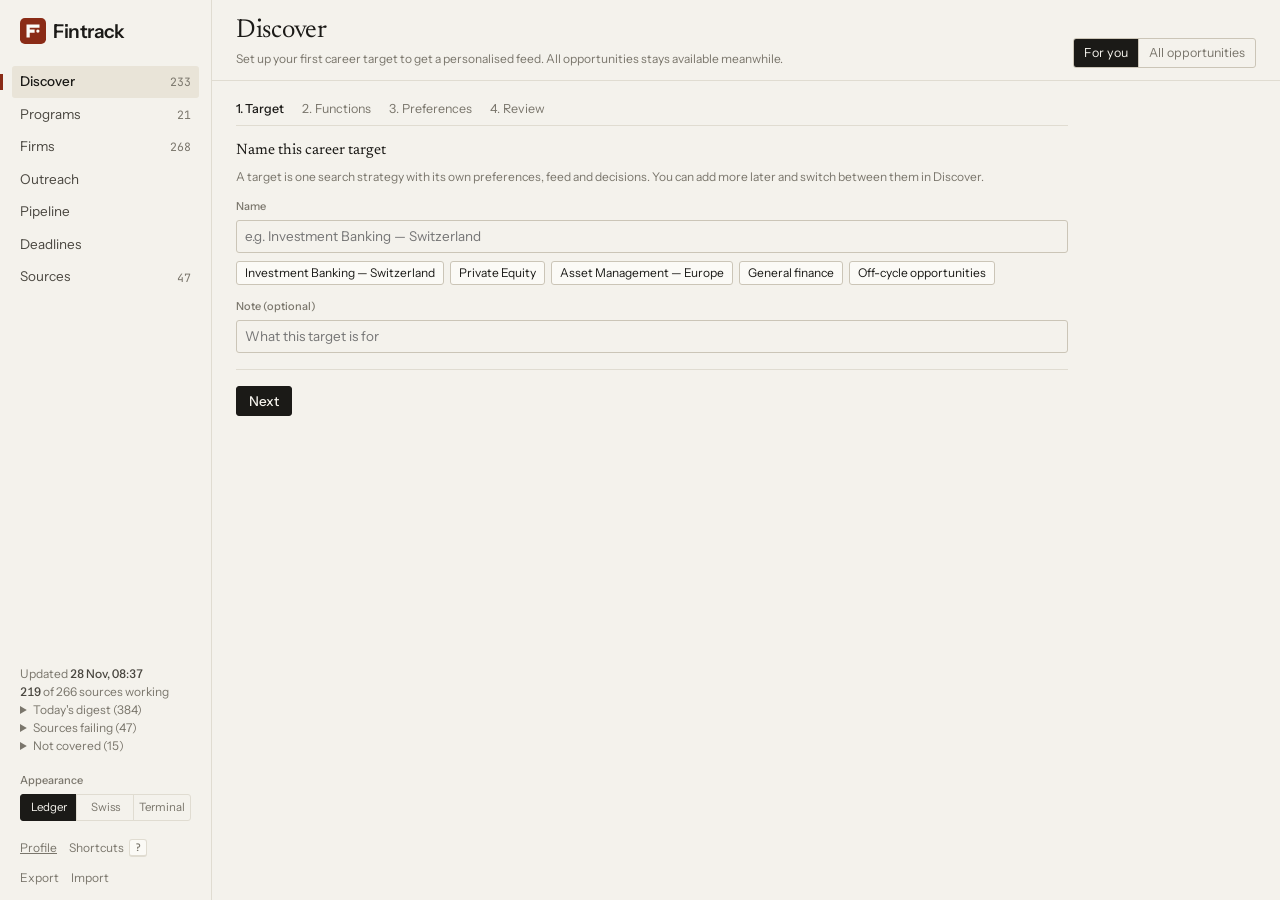
<file: site/index.html>
<!doctype html>
<html lang="en" data-theme="ledger">
<head>
<meta charset="utf-8">
<meta name="viewport" content="width=device-width, initial-scale=1">
<meta name="robots" content="noindex">
<title>Fintrack — finance internships</title>
<link rel="preconnect" href="https://fonts.googleapis.com">
<link rel="preconnect" href="https://fonts.gstatic.com" crossorigin>
<link id="theme-fonts" rel="stylesheet" href="https://fonts.googleapis.com/css2?family=Instrument+Sans:wght@400;500;600&family=Newsreader:opsz,wght@6..72,400;6..72,500&family=JetBrains+Mono:wght@400;500&display=swap">
<link rel="stylesheet" href="https://fonts.googleapis.com/css2?family=Instrument+Sans:wght@600&text=Fintrack&display=swap">
<link rel="stylesheet" href="style.css">
<link rel="icon" href="favicon.ico" sizes="32x32">
<link rel="icon" href="favicon.svg" type="image/svg+xml">
<link rel="apple-touch-icon" href="apple-touch-icon.png">
<meta name="description" content="Finance internships in Switzerland and the EU, read from firms' own career pages every day.">
<meta property="og:type" content="website">
<meta property="og:site_name" content="Fintrack">
<meta property="og:title" content="Fintrack — finance internships, Switzerland &amp; EU">
<meta property="og:description" content="Finance internships in Switzerland and the EU, read from firms' own career pages every day.">
<meta property="og:image" content="https://crisamaa.github.io/fintrack/og-image.png">
<meta property="og:image:width" content="1200">
<meta property="og:image:height" content="630">
<meta property="og:image:alt" content="The Fintrack logo">
<meta name="twitter:card" content="summary_large_image">
<script>
  // Apply the saved theme before first paint.
  try { const t = JSON.parse(localStorage.getItem("fintrack.prefs.v1"))?.theme; if (t) document.documentElement.dataset.theme = t; } catch {}
</script>
</head>
<body>
<a class="skip" href="#view">Skip to content</a>
<div class="app">
  <nav class="rail" aria-label="Main">
    <div class="brand">
      <svg class="brand-mark" viewBox="0 0 64 64" width="26" height="26" aria-hidden="true" focusable="false">
        <rect class="brand-mark-tile" width="64" height="64" rx="12"/>
        <path class="brand-mark-glyph" d="M16 16H48V24H24V28H36V36H24V48H16Z"/>
        <circle class="brand-mark-glyph" cx="44" cy="32" r="4"/>
      </svg>
      <span class="brand-name">Fintrack</span>
    </div>
    <ul class="nav">
      <li><a href="#discover" data-view="discover"><span>Discover</span><kbd>1</kbd><span class="nav-count" id="count-discover"></span></a></li>
      <li><a href="#programs" data-view="programs"><span>Programs</span><kbd>2</kbd><span class="nav-count" id="count-programs"></span></a></li>
      <li><a href="#firms" data-view="firms"><span>Firms</span><kbd>3</kbd><span class="nav-count" id="count-firms"></span></a></li>
      <li><a href="#outreach" data-view="outreach"><span>Outreach</span><kbd>4</kbd><span class="nav-count" id="count-outreach"></span></a></li>
      <li><a href="#pipeline" data-view="pipeline"><span>Pipeline</span><kbd>5</kbd><span class="nav-count" id="count-pipeline"></span></a></li>
      <li><a href="#deadlines" data-view="deadlines"><span>Deadlines</span><kbd>6</kbd><span class="nav-count" id="count-deadlines"></span></a></li>
      <li><a href="#sources" data-view="sources"><span>Sources</span><kbd>7</kbd><span class="nav-count" id="count-sources"></span></a></li>
    </ul>
    <div class="rail-foot">
      <section class="coverage" id="coverage" aria-label="Data coverage"></section>
      <fieldset class="themes">
        <legend>Appearance</legend>
        <label><input type="radio" name="theme" value="ledger"><span>Ledger</span></label>
        <label><input type="radio" name="theme" value="swiss"><span>Swiss</span></label>
        <label><input type="radio" name="theme" value="terminal"><span>Terminal</span></label>
      </fieldset>
      <div class="rail-actions">
        <a class="link" href="#profile" data-view="profile" id="open-profile">Profile</a>
        <button type="button" class="link" id="open-shortcuts">Shortcuts <kbd>?</kbd></button>
        <button type="button" class="link" id="export">Export</button>
        <label class="link file-link">Import<input type="file" id="import" accept="application/json" hidden></label>
      </div>
    </div>
  </nav>

  <main class="main" id="main">
    <header class="bar">
      <div class="bar-title">
        <h1 id="view-title">Discover</h1>
        <p class="bar-meta" id="view-meta" aria-live="polite"></p>
      </div>
      <div class="toolbar" id="toolbar">
        <label class="search">
          <span class="visually-hidden">Search roles</span>
          <svg aria-hidden="true" viewBox="0 0 16 16" width="14" height="14"><circle cx="7" cy="7" r="4.5" fill="none" stroke="currentColor" stroke-width="1.4"/><path d="M10.5 10.5 14 14" stroke="currentColor" stroke-width="1.4"/></svg>
          <input id="search" type="search" placeholder="Search" autocomplete="off" spellcheck="false">
          <kbd>/</kbd>
        </label>
        <div class="filters" id="filters"></div>
      </div>
    </header>
    <section id="view" class="view" tabindex="-1" aria-live="polite" aria-busy="true">
      <div class="state"><p class="state-title">Loading postings…</p></div>
    </section>
  </main>

  <aside class="detail" id="detail" aria-label="Role details" hidden></aside>
</div>

<dialog id="shortcuts" class="dialog" aria-labelledby="shortcuts-title">
  <h2 id="shortcuts-title">Keyboard</h2>
  <dl class="keys">
    <dt><kbd>1</kbd>–<kbd>7</kbd></dt><dd>Discover, Programs, Firms, Outreach, Pipeline, Deadlines, Sources</dd>
    <dt><kbd>/</kbd></dt><dd>Search</dd>
    <dt><kbd>j</kbd> <kbd>k</kbd></dt><dd>Next / previous role</dd>
    <dt><kbd>Enter</kbd></dt><dd>Open details</dd>
    <dt><kbd>s</kbd></dt><dd>Save (For you) · shortlist or remove (tables)</dd>
    <dt><kbd>x</kbd></dt><dd>Dismiss from this target (For you) · not interested (tables)</dd>
    <dt><kbd>a</kbd></dt><dd>Mark as applied</dd>
    <dt><kbd>l</kbd></dt><dd>Review later (For you)</dd>
    <dt><kbd>u</kbd></dt><dd>Undo the last dismissal or change</dd>
    <dt><kbd>[</kbd> <kbd>]</kbd></dt><dd>Move stage back / forward</dd>
    <dt><kbd>o</kbd></dt><dd>Open the original ad</dd>
    <dt><kbd>Esc</kbd></dt><dd>Close details or clear search</dd>
  </dl>
  <form method="dialog"><button class="btn">Close</button></form>
</dialog>

<div class="toast" id="toast" role="status" aria-live="polite"></div>
<div class="undo-bar" id="undo" role="status" aria-live="polite" hidden></div>
<script type="module" src="app.js"></script>
</body>
</html>
</file>
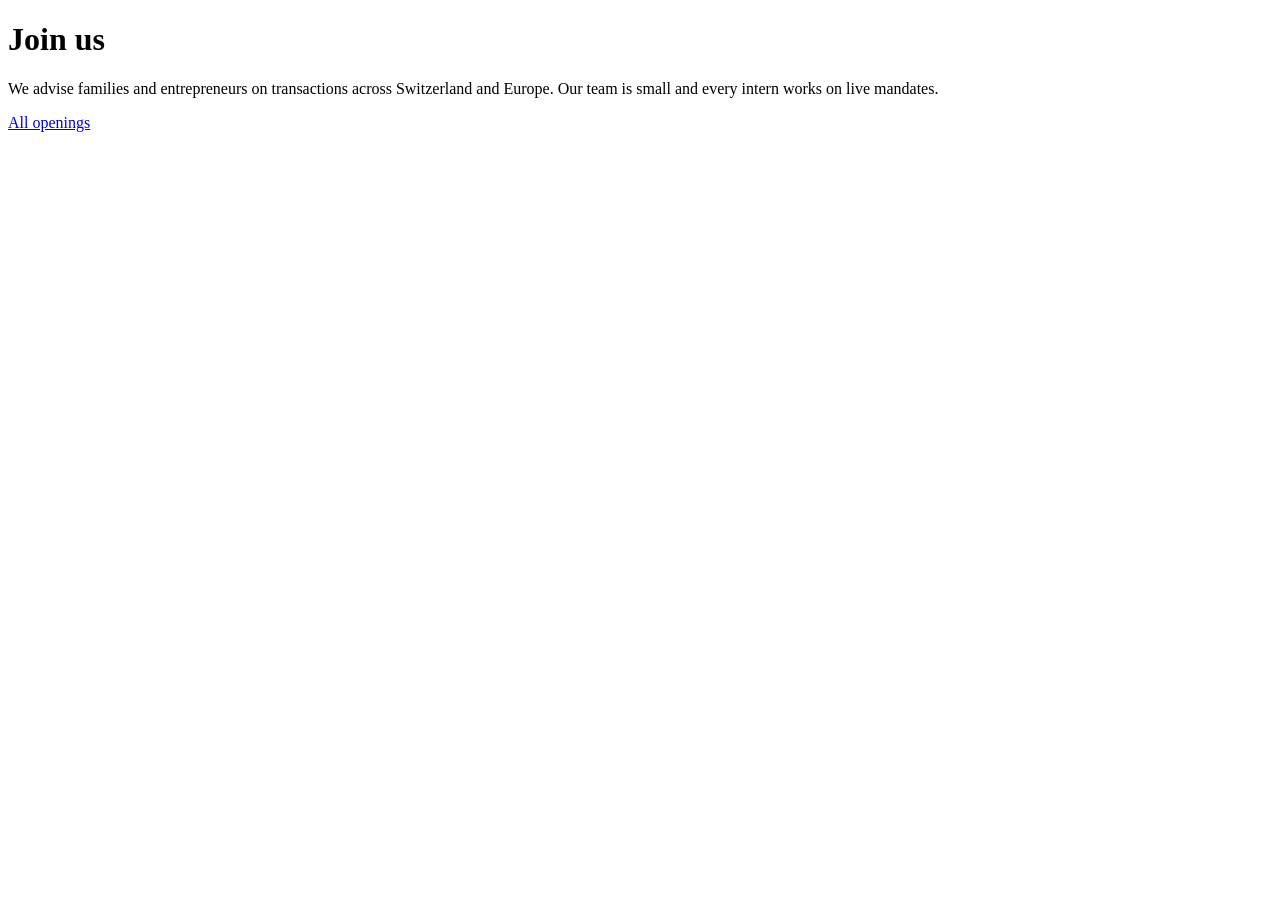
<file: tests/fixtures/careers_jsonld.html>
<!doctype html><html><head><title>Careers | Example Partners</title>
<script type="application/ld+json">
{"@context": "https://schema.org", "@graph": [
 {"@type": "Organization", "name": "Example Partners"},
 {"@type": "JobPosting", "title": "Off-Cycle Intern, M&A Advisory (Geneva)", "url": "/careers/offcycle-ma-geneva",
  "identifier": {"@type": "PropertyValue", "value": "EP-2026-114"}, "datePosted": "2026-10-15", "validThrough": "2026-12-31",
  "employmentType": "INTERN", "hiringOrganization": {"@type": "Organization", "name": "Example Partners SA", "sameAs": "https://www.examplepartners.ch"},
  "jobLocation": {"@type": "Place", "address": {"@type": "PostalAddress", "addressLocality": "Geneva", "addressCountry": "CH"}},
  "description": "<p>Six-month off-cycle internship. You must have the right to work in Switzerland. French and English required.</p>"},
 {"@type": "JobPosting", "title": "Office Assistant", "url": "/careers/assistant", "datePosted": "2026-10-01",
  "hiringOrganization": {"@type": "Organization", "name": "Example Partners SA"}}
]}
</script></head>
<body><h1>Join us</h1><p>We advise families and entrepreneurs on transactions across Switzerland and Europe. Our team is small and every intern works on live mandates.</p>
<a href="https://jobs.lever.co/examplepartners">All openings</a></body></html>
</file>
<file: site/style.css>
/* ---------------------------------------------------------------------------
   Fintrack design tokens. Three art directions share one layout:
   ledger (warm paper, serif display), swiss (white, grotesk, signal red),
   terminal (graphite, mono-forward, amber).
--------------------------------------------------------------------------- */
:root,
[data-theme="ledger"] {
  --bg: #f4f2ec;
  --surface: #fbfaf6;
  --sunken: #ecE9e1;
  --ink: #1b1a17;
  --ink-2: #4a4740;
  --muted: #7a766c;
  --line: #e0dcd1;
  --line-strong: #cbc5b7;
  --accent: #8a2b16;          /* urgency, focus */
  --accent-ink: #fbfaf6;
  --accent-soft: #f1e2da;
  --soon: #8a5a12;
  --good: #2d6447;
  --good-soft: #dfeae2;
  --select: #e9e4d8;
  --font-ui: "Instrument Sans", system-ui, sans-serif;
  --font-display: "Newsreader", Georgia, serif;
  --font-mono: "JetBrains Mono", ui-monospace, monospace;
  --display-weight: 400;
  --display-tracking: -0.01em;
  --label-case: none;
  --label-tracking: 0;
  --radius: 3px;
  --row: 36px;
  --fs: 13.5px;
  color-scheme: light;
}
@media (prefers-color-scheme: dark) {
  [data-theme="ledger"] {
    --bg: #151412; --surface: #1c1b18; --sunken: #121110; --ink: #ece8df; --ink-2: #c4bfb3; --muted: #8d887d;
    --line: #2b2925; --line-strong: #3b3832; --accent: #e5866a; --accent-ink: #151412; --accent-soft: #3a231c;
    --soon: #d9a55a; --good: #7fbf98; --good-soft: #1f2e25; --select: #26241f;
    color-scheme: dark;
  }
}
[data-theme="swiss"] {
  --bg: #ffffff;
  --surface: #ffffff;
  --sunken: #f5f5f5;
  --ink: #0a0a0a;
  --ink-2: #333333;
  --muted: #737373;
  --line: #e8e8e8;
  --line-strong: #0a0a0a;
  --accent: #e10600;
  --accent-ink: #ffffff;
  --accent-soft: #fde8e7;
  --soon: #0a0a0a;
  --good: #0a0a0a;
  --good-soft: #f0f0f0;
  --select: #f3f3f3;
  --font-ui: "Geist", "Helvetica Neue", Arial, sans-serif;
  --font-display: "Geist", "Helvetica Neue", Arial, sans-serif;
  --font-mono: "Geist Mono", ui-monospace, monospace;
  --display-weight: 600;
  --display-tracking: -0.035em;
  --label-case: uppercase;
  --label-tracking: 0.06em;
  --radius: 0px;
  --row: 38px;
  --fs: 13.5px;
  color-scheme: light;
}
[data-theme="terminal"] {
  --bg: #0d0e10;
  --surface: #131518;
  --sunken: #0a0b0c;
  --ink: #d9dce1;
  --ink-2: #aeb3bb;
  --muted: #6f7680;
  --line: #20242a;
  --line-strong: #323840;
  --accent: #f2a93b;
  --accent-ink: #0d0e10;
  --accent-soft: #2a2114;
  --soon: #c9cdd3;
  --good: #7ccf9a;
  --good-soft: #15241b;
  --select: #1a1d22;
  --font-ui: "IBM Plex Sans", system-ui, sans-serif;
  --font-display: "IBM Plex Mono", ui-monospace, monospace;
  --font-mono: "IBM Plex Mono", ui-monospace, monospace;
  --display-weight: 500;
  --display-tracking: -0.02em;
  --label-case: uppercase;
  --label-tracking: 0.08em;
  --radius: 2px;
  --row: 32px;
  --fs: 13px;
  color-scheme: dark;
}

/* --- base ---------------------------------------------------------------- */
*, *::before, *::after { box-sizing: border-box; }
html, body { margin: 0; height: 100%; }
body {
  background: var(--bg);
  color: var(--ink);
  font: 400 var(--fs)/1.45 var(--font-ui);
  font-feature-settings: "ss01", "cv11";
  -webkit-font-smoothing: antialiased;
  overflow-x: hidden;
}
a { color: inherit; }
button, input, select, textarea { font: inherit; color: inherit; }
kbd {
  font: 500 10.5px/1 var(--font-mono);
  color: var(--muted);
  border: 1px solid var(--line);
  border-bottom-width: 2px;
  border-radius: var(--radius);
  padding: 2px 4px;
  min-width: 18px;
  display: inline-block;
  text-align: center;
  background: var(--surface);
}
.num, .mono { font-family: var(--font-mono); font-variant-numeric: tabular-nums; letter-spacing: -0.01em; }
.visually-hidden { position: absolute; width: 1px; height: 1px; overflow: hidden; clip: rect(0 0 0 0); white-space: nowrap; }
.skip { position: absolute; left: -999px; top: 8px; z-index: 50; background: var(--ink); color: var(--bg); padding: 6px 10px; }
.skip:focus { left: 8px; }
:focus-visible { outline: 2px solid var(--accent); outline-offset: 1px; }
.label {
  font-size: 11px;
  font-weight: 500;
  color: var(--muted);
  text-transform: var(--label-case);
  letter-spacing: var(--label-tracking);
}

/* --- layout -------------------------------------------------------------- */
.app {
  display: grid;
  grid-template-columns: 212px minmax(0, 1fr);
  height: 100vh;
  height: 100dvh;
}
.app {
  --detail-col: min(var(--detail-w, 400px), 60vw);
  position: relative;
}
.app.has-detail { grid-template-columns: 212px minmax(0, 1fr) var(--detail-col); }
/* Drag handle on the detail pane's left edge. */
.detail-resize { display: none; }
.app.has-detail .detail-resize {
  display: block;
  position: absolute;
  top: 0; bottom: 0;
  right: calc(var(--detail-col) - 3px);
  width: 6px;
  cursor: col-resize;
  z-index: 31;
}
.detail-resize:hover, .detail-resize:focus-visible, .is-resizing .detail-resize { background: var(--line-strong); outline: none; }
.is-resizing, .is-resizing * { cursor: col-resize !important; user-select: none; }

/* rail */
.rail {
  display: flex;
  flex-direction: column;
  border-right: 1px solid var(--line);
  padding: 18px 12px 14px;
  min-height: 0;
  overflow-y: auto;
}
.brand {
  font: var(--display-weight) 19px/1 var(--font-display);
  letter-spacing: var(--display-tracking);
  padding: 0 8px 22px;
  display: flex;
  align-items: center;
  gap: 7px;
}
/* Logo: Ledger F mark + wordmark. The mark takes the theme accent; the wordmark is
   always Instrument Sans Semibold (loaded as a subset in index.html), whatever the theme. */
.brand-mark { flex: none; display: block; width: 26px; height: 26px; }
.brand-mark-tile { fill: var(--accent); }
.brand-mark-glyph { fill: var(--accent-ink); }
.brand-name {
  font: 600 19px/1 "Instrument Sans", var(--font-ui);
  letter-spacing: -0.025em;
  color: var(--ink);
}
.nav { list-style: none; margin: 0; padding: 0; display: grid; gap: 1px; }
.nav a {
  display: grid;
  grid-template-columns: 1fr auto auto;
  align-items: center;
  gap: 8px;
  padding: 6px 8px;
  text-decoration: none;
  color: var(--ink-2);
  border-radius: var(--radius);
}
.nav a kbd { visibility: hidden; }
.nav a:hover { background: var(--select); }
.nav a:hover kbd { visibility: visible; }
.nav a[aria-current="page"] { background: var(--select); color: var(--ink); font-weight: 500; }
.nav a[aria-current="page"]::before {
  content: "";
  position: absolute;
  margin-left: -20px;
  width: 3px; height: 16px;
  background: var(--accent);
}
.nav-count { font: 400 11.5px var(--font-mono); color: var(--muted); font-variant-numeric: tabular-nums; }
.rail-foot { margin-top: auto; display: grid; gap: 18px; padding: 0 8px; }
.coverage { font-size: 12px; color: var(--muted); line-height: 1.5; }
.coverage strong { color: var(--ink-2); font-weight: 500; }
.coverage details summary { cursor: pointer; }
.coverage details summary:hover { color: var(--ink); }
.coverage ul { margin: 6px 0 0; padding: 0 0 0 12px; max-height: 140px; overflow: auto; }
.coverage .warn { color: var(--soon); }
.themes { border: 0; padding: 0; margin: 0; display: flex; gap: 0; flex-wrap: wrap; }
.themes legend { padding: 0; margin-bottom: 6px; }
.themes legend { font-size: 11px; font-weight: 500; color: var(--muted); text-transform: var(--label-case); letter-spacing: var(--label-tracking); }
.themes label { flex: 1; }
.themes input { position: absolute; opacity: 0; }
.themes span {
  display: block;
  text-align: center;
  padding: 4px 0;
  font-size: 11.5px;
  border: 1px solid var(--line);
  margin-left: -1px;
  cursor: pointer;
  color: var(--muted);
}
.themes label:first-of-type span { border-radius: var(--radius) 0 0 var(--radius); margin-left: 0; }
.themes label:last-of-type span { border-radius: 0 var(--radius) var(--radius) 0; }
.themes input:checked + span { background: var(--ink); color: var(--bg); border-color: var(--ink); }
.themes input:focus-visible + span { outline: 2px solid var(--accent); }
.rail-actions { display: flex; gap: 12px; flex-wrap: wrap; }
.link { background: none; border: 0; padding: 0; color: var(--muted); font-size: 12px; cursor: pointer; display: inline-flex; gap: 5px; align-items: center; }
.link:hover { color: var(--ink); }
.file-link:focus-within { outline: 2px solid var(--accent); }

/* main */
.main { display: flex; flex-direction: column; min-width: 0; min-height: 0; }
.bar {
  display: grid;
  grid-template-columns: auto 1fr;
  align-items: end;
  gap: 12px 28px;
  padding: 18px 24px 12px;
  border-bottom: 1px solid var(--line);
}
.bar h1 {
  margin: 0;
  font: var(--display-weight) 26px/1.05 var(--font-display);
  letter-spacing: var(--display-tracking);
}
[data-theme="terminal"] .bar h1 { font-size: 19px; }
.bar-meta { margin: 5px 0 0; color: var(--muted); font-size: 12px; white-space: nowrap; }
.bar-meta .num { color: var(--ink-2); }
.toolbar { display: flex; flex-wrap: wrap; gap: 8px; justify-content: flex-end; align-items: center; }
.toolbar[hidden] { display: none; }
.search {
  display: flex;
  align-items: center;
  gap: 7px;
  height: 30px;
  padding: 0 6px 0 9px;
  border: 1px solid var(--line-strong);
  border-radius: var(--radius);
  background: var(--surface);
  color: var(--muted);
  width: 260px;
}
[data-theme="swiss"] .search { border-color: var(--line); border-bottom-color: var(--ink); }
.search:focus-within { border-color: var(--ink); }
.search[hidden] { display: none; }
.search input { border: 0; outline: 0; background: none; flex: 1; min-width: 0; color: var(--ink); }
.search input::-webkit-search-cancel-button { display: none; }
.filters { display: flex; gap: 6px; flex-wrap: wrap; align-items: center; }

/* menu buttons (filters) */
.menu { position: relative; }
.menu > summary {
  list-style: none;
  display: inline-flex;
  align-items: center;
  gap: 6px;
  height: 30px;
  padding: 0 10px;
  border: 1px solid var(--line);
  border-radius: var(--radius);
  cursor: pointer;
  user-select: none;
  color: var(--ink-2);
  background: var(--surface);
}
.menu > summary::-webkit-details-marker { display: none; }
.menu > summary::after {
  content: "";
  width: 6px; height: 6px;
  border-right: 1.3px solid currentColor;
  border-bottom: 1.3px solid currentColor;
  transform: translateY(-2px) rotate(45deg);
  opacity: .55;
}
.menu > summary:hover { border-color: var(--line-strong); color: var(--ink); }
.menu.active > summary { border-color: var(--ink); color: var(--ink); }
.menu .badge { font: 500 11px var(--font-mono); background: var(--ink); color: var(--bg); padding: 1px 5px; border-radius: var(--radius); }
.menu-pop {
  position: absolute;
  z-index: 20;
  top: calc(100% + 4px);
  right: 0;
  min-width: 220px;
  max-height: 340px;
  overflow: auto;
  background: var(--surface);
  border: 1px solid var(--line-strong);
  border-radius: var(--radius);
  box-shadow: 0 8px 24px -8px rgb(0 0 0 / .18);
  padding: 6px;
}
.menu-pop .opt {
  display: grid;
  grid-template-columns: 16px 1fr auto;
  gap: 8px;
  align-items: center;
  padding: 5px 6px;
  border-radius: var(--radius);
  cursor: pointer;
}
.menu-pop .opt:hover { background: var(--select); }
.menu-pop .opt input { margin: 0; accent-color: var(--ink); }
.menu-pop .opt .num { color: var(--muted); font-size: 11.5px; }
.menu-pop .hint { margin: 6px 6px 2px; font-size: 11.5px; color: var(--muted); max-width: 240px; }
.menu-pop .opt[hidden] { display: none; }
.menu-pop .opt-mode { border-bottom: 1px solid var(--line); border-radius: 0; margin-bottom: 4px; padding-bottom: 8px; }
.menu-find {
  width: 100%; margin: 0 0 6px; padding: 5px 8px; border: 1px solid var(--line-strong); border-radius: var(--radius);
  background: var(--bg); color: var(--ink);
}
.menu-find:focus { outline: none; border-color: var(--ink); }
.menu-pop .link:disabled { opacity: .45; cursor: default; }
.menu-pop .menu-actions { display: flex; justify-content: space-between; padding: 6px 6px 2px; border-top: 1px solid var(--line); margin-top: 4px; }

.toggle {
  display: inline-flex; align-items: center; gap: 6px; height: 30px; padding: 0 10px;
  border: 1px solid var(--line); border-radius: var(--radius); cursor: pointer; color: var(--ink-2); background: var(--surface);
}
.toggle input { margin: 0; accent-color: var(--ink); }
.toggle:has(input:checked) { color: var(--ink); border-color: var(--line-strong); }
.clear { height: 30px; }

/* view */
.view { flex: 1; min-height: 0; overflow: auto; outline: none; position: relative; container: view / inline-size; }

/* --- data table ---------------------------------------------------------- */
.grid {
  width: 100%;
  border-collapse: separate;
  border-spacing: 0;
  table-layout: fixed;
}
.grid th {
  position: sticky;
  top: 0;
  z-index: 2;
  background: var(--bg);
  text-align: left;
  font-weight: 500;
  font-size: 11px;
  color: var(--muted);
  text-transform: var(--label-case);
  letter-spacing: var(--label-tracking);
  padding: 0 10px;
  height: 32px;
  border-bottom: 1px solid var(--line-strong);
  white-space: nowrap;
}
[data-theme="swiss"] .grid th { border-bottom: 2px solid var(--ink); }
.grid th button { all: unset; cursor: pointer; display: inline-flex; gap: 4px; align-items: center; }
.grid th button:hover { color: var(--ink); }
.grid th button:focus-visible { outline: 2px solid var(--accent); }
.grid th[aria-sort] button { color: var(--ink); }
/* column resize grip on a header's right edge */
.col-resize { position: absolute; top: 6px; bottom: 6px; right: 0; width: 7px; cursor: col-resize; border-right: 1px solid transparent; }
.grid th:hover .col-resize { border-right-color: var(--line-strong); }
.col-resize:hover { border-right: 2px solid var(--ink-2) !important; }
/* Columns autofit dropped because the table could not show them in full. */
.grid.drop-col-lang .col-lang, .grid.drop-col-sector .col-sector, .grid.drop-col-closes .col-closes,
.grid.drop-col-updated .col-updated, .grid.drop-col-season .col-season, .grid.drop-col-what .col-what,
.grid.drop-col-window .col-window, .grid.drop-col-status .col-status, .grid.drop-col-fit .col-fit,
.grid.drop-col-loc .col-loc { display: none; }
/* Hidden copy of a cell's content that autofit measures. */
.probe { position: absolute; left: 0; top: 0; width: max-content; white-space: nowrap; visibility: hidden; pointer-events: none; }
/* Wrap mode: text columns wrap instead of being cut off (table layout only; the narrow card layout wraps anyway). */
@container view (min-width: 561px) {
  .grid.wrap td.c-role, .grid.wrap td.c-firm, .grid.wrap td.col-loc, .grid.wrap td.col-sector, .grid.wrap td.c-loc {
    white-space: normal;
    overflow-wrap: break-word;
    text-overflow: clip;
    padding-top: 7px;
    padding-bottom: 7px;
    line-height: 1.35;
  }
}
.grid th[aria-sort="ascending"] button::after { content: "↑"; font-family: var(--font-mono); }
.grid th[aria-sort="descending"] button::after { content: "↓"; font-family: var(--font-mono); }
.grid th.r, .grid td.r { text-align: right; }
.grid th:first-child, .grid td:first-child { padding-left: 24px; }
.grid th:last-child, .grid td:last-child { padding-right: 24px; }
.grid td {
  height: var(--row);
  padding: 0 10px;
  border-bottom: 1px solid var(--line);
  white-space: nowrap;
  overflow: hidden;
  text-overflow: ellipsis;
  vertical-align: middle;
}
.grid tbody tr { cursor: default; }
.grid tbody tr:hover td { background: var(--select); }
.grid tbody tr.focused td { background: var(--select); }
.grid tbody tr.focused td:first-child { box-shadow: inset 3px 0 0 var(--accent); }
.grid tbody tr.selected td { background: var(--select); }
.grid tbody tr.closed td { color: var(--muted); }
.grid tbody tr.closed .role-title { text-decoration: line-through; text-decoration-color: var(--line-strong); }
.firm { font-weight: 500; }
.grid td.c-star { overflow: visible; text-overflow: clip; padding-right: 0; }
.grid td.stack { height: auto; padding-top: 8px; padding-bottom: 8px; }
.stack > span { display: block; overflow: hidden; text-overflow: ellipsis; }
.stack .role-title { font-size: 12.5px; color: var(--muted); margin-top: 1px; }
.closes-line { display: inline-flex; gap: 10px; align-items: baseline; }
.coverage .num { font-family: var(--font-ui); letter-spacing: 0; }
.role-title { color: var(--ink-2); }
.grid .sub { color: var(--muted); }
.new {
  font: 500 9.5px/1 var(--font-mono);
  text-transform: uppercase;
  letter-spacing: .06em;
  color: var(--accent);
  margin-left: 6px;
  vertical-align: 1px;
}

.group-row td.group-cell { overflow: visible; position: relative; z-index: 1; }
.group-row h2 { white-space: nowrap; }
.group-row td {
  height: auto;
  padding-top: 18px;
  padding-bottom: 6px;
  background: var(--bg) !important;
  border-bottom: 1px solid var(--line-strong);
  cursor: default;
}
.group-row h2 {
  margin: 0;
  display: flex;
  gap: 8px;
  align-items: baseline;
  font: var(--display-weight) 15px/1.2 var(--font-display);
  letter-spacing: var(--display-tracking);
}
.group-row h2 .num { font-size: 11.5px; color: var(--muted); font-weight: 400; }

/* save toggle */
.star {
  all: unset;
  cursor: pointer;
  width: 18px; height: 18px;
  display: inline-grid; place-items: center;
  color: var(--line-strong);
  border-radius: var(--radius);
}
.star:hover { color: var(--ink); }
.star:focus-visible { outline: 2px solid var(--accent); }
.star[aria-pressed="true"] { color: var(--ink); }
.star svg { width: 13px; height: 13px; }

/* days left */
.days { font-family: var(--font-mono); font-variant-numeric: tabular-nums; font-size: 12px; }
.days.urgent { color: var(--accent); font-weight: 500; }
.days.soon { color: var(--soon); }
.days.later, .days.none { color: var(--muted); }
.days.past { color: var(--muted); }
.date { font-family: var(--font-mono); font-size: 12px; color: var(--ink-2); font-variant-numeric: tabular-nums; }

/* stage chip and progress marks */
.stage {
  display: inline-flex;
  align-items: center;
  gap: 7px;
  font-size: 12px;
  color: var(--ink-2);
}
.marks { display: inline-flex; gap: 2px; }
.marks i { width: 6px; height: 3px; background: var(--line-strong); display: block; }
.marks i.on { background: var(--ink); }
.stage.offer .marks i { background: var(--good); }
.stage.offer { color: var(--good); font-weight: 500; }
.stage.rejected, .stage.withdrawn { color: var(--muted); }
.stage.rejected .marks i, .stage.withdrawn .marks i { background: var(--line); }

/* small status words, same type as .new */
.tag {
  font: 500 9.5px/1 var(--font-mono);
  text-transform: uppercase;
  letter-spacing: .06em;
  margin-left: 6px;
  vertical-align: 1px;
  color: var(--muted);
}
.tag.soon { color: var(--soon); }
.elig { font-size: 12px; color: var(--ink-2); }
.elig::before { content: ""; display: inline-block; width: 6px; height: 6px; margin-right: 6px; vertical-align: 1px; background: var(--line-strong); }
.elig.eligible { color: var(--good); }
.elig.eligible::before { background: var(--good); }
.elig.sponsorship::before { background: var(--soon); }
.elig.ineligible { color: var(--muted); }
.elig.ineligible::before { background: var(--accent); }
.elig.potential::before { background: var(--ink-2); }
.elig.language_gap { color: var(--soon); }
.elig.language_gap::before { background: var(--soon); }
.reasons .r-gap .mark { color: var(--soon); }
.health-ok { color: var(--good); }
.health-bad, .health-blocked { color: var(--accent); }
.health-none { color: var(--muted); }
.w-kind { font-weight: 500; }

/* --- states -------------------------------------------------------------- */
.state { max-width: 420px; margin: 72px auto; padding: 0 24px; text-align: left; }
.state-title { font: var(--display-weight) 19px/1.3 var(--font-display); letter-spacing: var(--display-tracking); margin: 0 0 6px; }
.state p { color: var(--muted); margin: 0 0 14px; }
.skeleton td span { display: block; height: 9px; background: var(--sunken); border-radius: 2px; animation: pulse 1.4s ease-in-out infinite; }
@keyframes pulse { 50% { opacity: .45; } }

/* --- buttons ------------------------------------------------------------- */
.btn {
  display: inline-flex; align-items: center; gap: 6px; justify-content: center;
  height: 30px; padding: 0 12px; border-radius: var(--radius);
  border: 1px solid var(--line-strong); background: var(--surface); color: var(--ink);
  cursor: pointer; text-decoration: none; font-weight: 500; white-space: nowrap;
}
.btn:hover { border-color: var(--ink); }
.btn.primary { background: var(--ink); color: var(--bg); border-color: var(--ink); }
.btn.primary:hover { opacity: .88; }
[data-theme="swiss"] .btn.primary { background: var(--accent); border-color: var(--accent); color: #fff; }
.btn.ghost { border-color: transparent; background: none; color: var(--muted); }
.btn.ghost:hover { color: var(--ink); border-color: var(--line); }

/* --- detail pane --------------------------------------------------------- */
.detail {
  border-left: 1px solid var(--line);
  background: var(--surface);
  min-height: 0;
  overflow-y: auto;
  display: flex;
  flex-direction: column;
}
.detail[hidden] { display: none; }
.detail-head { padding: 16px 20px 18px; border-bottom: 1px solid var(--line); }
.detail-top { display: flex; justify-content: space-between; align-items: center; margin-bottom: 14px; }
.detail-firm { font-weight: 500; color: var(--ink-2); }
.detail h2 {
  margin: 0 0 14px;
  font: var(--display-weight) 23px/1.18 var(--font-display);
  letter-spacing: var(--display-tracking);
  text-wrap: balance;
}
[data-theme="terminal"] .detail h2 { font-size: 17px; line-height: 1.35; }
.detail-cta { display: flex; gap: 8px; flex-wrap: wrap; }
.facts { display: grid; grid-template-columns: 112px 1fr; margin: 0; padding: 6px 20px 14px; border-bottom: 1px solid var(--line); }
.facts dt, .facts dd { padding: 7px 0; margin: 0; border-bottom: 1px dashed var(--line); }
.facts dt:nth-last-of-type(1), .facts dd:last-of-type { border-bottom: 0; }
.facts dt { color: var(--muted); }
.detail-section { padding: 16px 20px; border-bottom: 1px solid var(--line); }
.detail-section h3 { margin: 0 0 10px; }
.stepper { display: grid; grid-template-columns: repeat(6, 1fr); gap: 2px; margin-bottom: 10px; }
.stepper button {
  all: unset;
  cursor: pointer;
  padding: 18px 0 0;
  position: relative;
  font-size: 10.5px;
  color: var(--muted);
  text-align: left;
  line-height: 1.2;
}
.stepper button::before {
  content: ""; position: absolute; top: 6px; left: 0; right: 0; height: 4px; background: var(--line);
}
.stepper button:hover::before { background: var(--line-strong); }
.stepper button.done::before { background: var(--ink); }
.stepper button.current { color: var(--ink); font-weight: 500; }
.stepper button.current::before { background: var(--accent); }
.stepper button:focus-visible { outline: 2px solid var(--accent); outline-offset: 2px; }
.stage-actions { display: flex; gap: 6px; flex-wrap: wrap; }
.field { display: grid; gap: 5px; margin-top: 14px; }
.field input, .field textarea {
  border: 1px solid var(--line-strong);
  border-radius: var(--radius);
  background: var(--bg);
  padding: 6px 8px;
  width: 100%;
}
.field textarea { min-height: 96px; resize: vertical; line-height: 1.5; }
.field input:focus, .field textarea:focus { outline: none; border-color: var(--ink); }
.field-row { display: grid; grid-template-columns: 1fr 1fr; gap: 10px; }
.history { list-style: none; margin: 0; padding: 0; font-size: 12px; color: var(--muted); display: grid; gap: 3px; }
.history .date { color: var(--muted); margin-right: 8px; }
.detail-note { padding: 14px 20px 20px; font-size: 12px; color: var(--muted); margin: 0; }
.detail-line { margin: 10px 0 0; }
.detail-section p.sub, .detail-head p.sub { color: var(--muted); font-size: 12px; margin: 8px 0; }
.detail-verdict { margin: 0 0 8px; }
.detail-section h3 + .reasons, .detail-section .reasons + h3 { margin-top: 0; }
.detail-section .reasons + h3 { margin-top: 14px; }
.reasons { list-style: none; margin: 0 0 10px; padding: 0; display: grid; gap: 6px; font-size: 12.5px; color: var(--ink-2); }
.reasons li { display: grid; grid-template-columns: 28px 1fr; gap: 6px; align-items: baseline; }
.reasons .mark { font-family: var(--font-mono); font-size: 11.5px; color: var(--muted); text-align: right; }
.reasons .r-pass .mark { color: var(--good); }
.reasons .r-fail .mark { color: var(--accent); }
.reasons .r-sponsorship .mark { color: var(--soon); }
.quote { display: block; font-size: 11.5px; margin-top: 2px; }
.evidence { margin-top: 12px; }
.evidence > summary { cursor: pointer; }
.facts.compact { padding: 6px 0 0; border-bottom: 0; grid-template-columns: 96px 1fr; font-size: 12px; }
.detail-section .history a, .detail-section a.sub { color: var(--ink-2); }
.draft:not(:empty) { margin-top: 4px; }
.field select, .rights-row select, .rights-row input, .field-row > input, .field-row > select {
  border: 1px solid var(--line-strong);
  border-radius: var(--radius);
  background: var(--bg);
  padding: 6px 8px;
  width: 100%;
  min-width: 0;
}
.field-row > input:focus, .field-row > select:focus, .field select:focus { outline: none; border-color: var(--ink); }
.field .field-row + .field-row { margin-top: 6px; }

/* full-width forms in the content area (Profile) */
.page-form { max-width: 760px; padding: 4px 24px 24px; }
.page-form .detail-section { padding-left: 0; padding-right: 0; }
.section-title {
  margin: 0 0 4px;
  font: var(--display-weight) 15px/1.2 var(--font-display);
  letter-spacing: var(--display-tracking);
}
.page-form .sub { color: var(--muted); margin: 4px 0 0; }
.checks { display: flex; flex-wrap: wrap; gap: 6px; }
.rights { list-style: none; margin: 12px 0 0; padding: 0; display: grid; gap: 6px; }
.rights-row { grid-template-columns: 1.4fr 1.2fr 1fr auto auto; align-items: center; }

/* operations summary above the Sources table */
.ops-summary { padding: 10px 24px 14px; grid-template-columns: 120px 1fr; border-bottom: 0; }
.grid + .grid { margin-top: 8px; }

/* --- dialog & toast ------------------------------------------------------ */
.dialog {
  border: 1px solid var(--line-strong);
  border-radius: var(--radius);
  background: var(--surface);
  color: var(--ink);
  padding: 20px 22px;
  width: min(380px, calc(100vw - 32px));
  box-shadow: 0 24px 48px -16px rgb(0 0 0 / .3);
}
.dialog::backdrop { background: rgb(0 0 0 / .28); }
.dialog h2 { margin: 0 0 12px; font: var(--display-weight) 19px var(--font-display); letter-spacing: var(--display-tracking); }
.keys { display: grid; grid-template-columns: 96px 1fr; gap: 8px 12px; margin: 0 0 18px; }
.keys dt { white-space: nowrap; }
.keys dd { margin: 0; color: var(--ink-2); }
.toast {
  position: fixed;
  left: 50%;
  bottom: 20px;
  transform: translate(-50%, 12px);
  background: var(--ink);
  color: var(--bg);
  padding: 8px 14px;
  border-radius: var(--radius);
  font-size: 12.5px;
  opacity: 0;
  pointer-events: none;
  transition: opacity .16s, transform .16s;
  z-index: 40;
}
.toast.show { opacity: 1; transform: translate(-50%, 0); }

/* --- responsive ---------------------------------------------------------- */
@media (max-width: 1180px) {
  .app { --detail-col: min(var(--detail-w, 360px), 45vw); }
}
@media (max-width: 900px) {
  .app.has-detail { grid-template-columns: 212px minmax(0, 1fr); }
  .app.has-detail .detail {
    position: fixed; top: 0; right: 0; bottom: 0; width: min(var(--detail-w, 420px), 100vw); z-index: 30;
    box-shadow: -16px 0 40px -20px rgb(0 0 0 / .35);
  }
  .app.has-detail .detail-resize { display: none; }
}
@media (max-width: 900px) {
  .bar { grid-template-columns: 1fr; }
  .toolbar { justify-content: flex-start; }
  .search { width: 100%; }
}
/* Columns give way by the width of the table itself, so the detail pane never squeezes the role title. */
@container view (max-width: 1080px) { .col-sector, .col-lang, .col-updated { display: none; } }
@container view (max-width: 960px) { .col-fit { display: none; } }
@container view (max-width: 860px) { .col-season, .col-closes, .col-what, .col-window { display: none; } }
@container view (max-width: 680px) { .col-status, .col-loc { display: none; } }
@container view (max-width: 560px) {
  .grid thead { display: none; }
  .grid, .grid tbody { display: block; }
  .grid tbody tr {
    display: grid;
    grid-template-columns: 24px 1fr auto;
    grid-template-areas: "star firm days" "star role role" "star meta meta";
    padding: 10px 16px;
    border-bottom: 1px solid var(--line);
    column-gap: 6px;
  }
  .grid td { display: block; height: auto; padding: 0; border: 0; }
  .grid td:first-child, .grid td:last-child { padding: 0; }
  .grid td.c-star { grid-area: star; }
  .grid td.c-firm { grid-area: firm; }
  .grid td.stack { padding: 0; }
  .grid td.c-role { grid-area: role; white-space: normal; }
  .grid td.c-days { grid-area: days; text-align: right; display: block !important; }
  .grid td.c-loc { grid-area: meta; display: block !important; color: var(--muted); font-size: 12px; margin-top: 2px; }
  .grid td.c-extra { display: none; }
  .grid td.c-loc:has(.empty) { display: none !important; }
  .grid tbody tr.focused td:first-child { box-shadow: none; }
  .grid tbody tr.focused { box-shadow: inset 3px 0 0 var(--accent); }
  .group-row { display: block !important; padding: 0 !important; border: 0 !important; }
  .group-row td { display: none !important; }
  .group-row td.group-cell { display: block !important; padding: 18px 16px 6px !important; border-bottom: 1px solid var(--line-strong); }
}
@media (max-width: 760px) {
  .app, .app.has-detail { grid-template-columns: minmax(0, 1fr); grid-template-rows: auto 1fr; }
  .rail {
    min-width: 0;
    flex-direction: row; align-items: center; gap: 4px; padding: 10px 16px;
    border-right: 0; border-bottom: 1px solid var(--line); overflow: visible;
  }
  .brand { padding: 0 6px 0 0; font-size: 0; gap: 0; }
  .brand-name { display: none; }
  .nav a { font-size: 13px; }
  .nav { display: flex; gap: 2px; overflow-x: auto; scrollbar-width: none; min-width: 0; }
  .nav a { padding: 5px 8px; grid-template-columns: auto auto; }
  .nav a kbd { display: none; }
  .nav a[aria-current="page"]::before { display: none; }
  .rail-foot { display: none; }
  .bar { padding: 14px 16px 10px; }
  .bar h1 { font-size: 22px; }
  .detail { position: fixed; inset: 0; width: auto !important; z-index: 30; }
  .facts { grid-template-columns: 100px 1fr; }
  .rights-row { grid-template-columns: 1fr 1fr; }
  .page-form { padding: 4px 16px 24px; }
}
@media (max-width: 400px) { .nav-count { display: none; } }
@media (prefers-reduced-motion: reduce) {
  * { transition: none !important; animation: none !important; }
}

/* --- Discover: For you ---------------------------------------------------- */
.bar:has(.crumb) { grid-template-columns: minmax(0, auto) minmax(0, 1fr); }
.bar:has(.crumb) .bar-title { min-width: 0; }
.bar h1:has(.crumb) { white-space: nowrap; overflow: hidden; text-overflow: ellipsis; }
.bar h1 .crumb { color: var(--muted); font-size: .72em; }
.mode-switch { display: inline-flex; border: 1px solid var(--line-strong); border-radius: var(--radius); overflow: hidden; height: 30px; }
.mode-switch button { all: unset; cursor: pointer; padding: 0 10px; font-size: 12.5px; color: var(--muted); display: inline-flex; align-items: center; }
.mode-switch button + button { border-left: 1px solid var(--line-strong); }
.mode-switch button:hover { color: var(--ink); }
.mode-switch button[aria-pressed="true"] { background: var(--ink); color: var(--bg); }
.mode-switch button:focus-visible { outline: 2px solid var(--accent); outline-offset: -2px; }
.target-menu .menu-pop { min-width: 260px; }

.feed { padding: 0 0 24px; }
.tabs { display: flex; gap: 2px; padding: 0 24px; border-bottom: 1px solid var(--line); position: sticky; top: 0; background: var(--bg); z-index: 2; overflow-x: auto; scrollbar-width: none; }
.tab { all: unset; cursor: pointer; padding: 10px 10px 9px; font-size: 13px; color: var(--muted); border-bottom: 2px solid transparent; white-space: nowrap; display: inline-flex; gap: 6px; align-items: baseline; }
.tab .num { font-size: 11.5px; color: var(--muted); }
.tab:hover { color: var(--ink); }
.tab[aria-selected="true"] { color: var(--ink); font-weight: 500; border-bottom-color: var(--accent); }
.tab:focus-visible { outline: 2px solid var(--accent); outline-offset: -2px; }
.tab.minor { font-size: 12px; }
.tabs-sep { width: 1px; background: var(--line); margin: 10px 8px; flex: none; }
.feed-list { list-style: none; margin: 0; padding: 0; }
.feed-row { padding: 8px 24px 9px; border-bottom: 1px solid var(--line); cursor: default; display: grid; gap: 1px; outline: none; }
.feed-row:hover { background: var(--select); }
.feed-row.focused { background: var(--select); box-shadow: inset 3px 0 0 var(--accent); }
.feed-row.selected { background: var(--select); }
.feed-line { display: flex; justify-content: space-between; gap: 12px; align-items: baseline; }
.feed-line .firm { overflow: hidden; text-overflow: ellipsis; white-space: nowrap; }
.feed-title { color: var(--ink-2); line-height: 1.35; }
.feed-title .role-title { color: var(--ink); }
.feed-meta { display: flex; flex-wrap: wrap; gap: 0 10px; font-size: 12px; color: var(--muted); }
.feed-note, .feed-foot { margin: 12px 24px; font-size: 12.5px; color: var(--muted); }
.feed-foot { margin-top: 18px; }
.show-more { margin: 10px 24px 0; }
.opening { padding: 14px 24px; border-bottom: 1px solid var(--line); }
.opening h2 { margin: 0 0 8px; }

/* match category: words first; a small square shows strength without relying on colour */
.cat { font-size: 12px; color: var(--ink-2); white-space: nowrap; }
.cat::before { content: ""; display: inline-block; width: 7px; height: 7px; margin-right: 5px; vertical-align: 0; border: 1px solid var(--ink-2); }
.cat-top { color: var(--ink); font-weight: 500; }
.cat-top::before { background: var(--ink); border-color: var(--ink); }
.cat-good::before { box-shadow: inset 0 -3px 0 var(--ink-2); }
.cat-adjacent::before, .cat-low::before { border-color: var(--line-strong); }
.cat-low { color: var(--muted); }
.cat-review::before { border-style: dashed; border-color: var(--soon); }
.cat-review { color: var(--soon); }

.suggestion { margin: 14px 24px 4px; padding: 12px 14px; border: 1px solid var(--line-strong); border-left: 3px solid var(--ink); border-radius: var(--radius); background: var(--surface); }
.suggestion-text { margin: 0 0 4px; font-weight: 500; }
.suggestion .sub { margin: 0 0 8px; color: var(--muted); font-size: 12px; }
.suggestion .evidence { margin: 0 0 8px; }

.detail-status { margin: 12px 0 0; display: flex; flex-wrap: wrap; gap: 4px 8px; align-items: baseline; font-size: 12.5px; }
.detail-status .tag { margin-left: 0; }
.detail .resurfaced { background: var(--accent-soft); }
.reasons .t-pos .mark { color: var(--good); }
.reasons .t-neg .mark { color: var(--accent); }
.reasons .t-unk .mark { color: var(--soon); }
.role-line { display: flex; flex-wrap: wrap; gap: 2px 0; align-items: baseline; }
.role-fix { margin-left: 8px; }
.role-fix select { border: 1px solid var(--line); border-radius: var(--radius); background: var(--bg); padding: 1px 4px; font-size: 12px; color: var(--muted); max-width: 190px; }
.desc { margin: 0; color: var(--ink-2); font-size: 12.5px; white-space: pre-line; }

.undo-bar {
  position: fixed; left: 50%; bottom: 20px; transform: translateX(-50%); z-index: 41;
  display: flex; flex-wrap: wrap; gap: 6px 12px; align-items: center; max-width: min(720px, calc(100vw - 32px));
  background: var(--ink); color: var(--bg); padding: 8px 14px; border-radius: var(--radius); font-size: 12.5px;
}
.undo-bar[hidden] { display: none; }
.undo-bar .link { color: var(--bg); font-size: 12.5px; text-decoration: underline; }
.undo-bar .link kbd { color: var(--bg); border-color: color-mix(in srgb, var(--bg) 40%, transparent); }
.undo-bar .sub { color: color-mix(in srgb, var(--bg) 70%, transparent); }
.undo-reasons { display: flex; flex-wrap: wrap; gap: 4px; align-items: center; }
.undo-bar .chip { color: var(--bg); border-color: color-mix(in srgb, var(--bg) 35%, transparent); background: none; }
.undo-bar .chip[aria-pressed="true"] { background: var(--bg); color: var(--ink); }

.chip { border: 1px solid var(--line-strong); border-radius: var(--radius); background: var(--surface); padding: 2px 8px; font-size: 12px; cursor: pointer; display: inline-flex; gap: 6px; align-items: center; }
.chip:hover { border-color: var(--ink); }
.chip.on { cursor: default; }

/* target editor */
.target-form { max-width: 880px; }
.steps { list-style: none; display: flex; gap: 18px; padding: 14px 0 6px; margin: 0; border-bottom: 1px solid var(--line); flex-wrap: wrap; }
.steps li .link { font-size: 12.5px; }
.steps li.on .link { color: var(--ink); font-weight: 500; }
.steps li.done .link { color: var(--ink-2); }
.toggle.any, .toggle.hard { margin-top: 8px; }
.fn-grid { display: grid; grid-template-columns: repeat(auto-fill, minmax(380px, 1fr)); gap: 4px 24px; margin-top: 12px; }
.fn-family h3 { margin: 10px 0 4px; }
.fn-row { display: flex; justify-content: space-between; align-items: center; gap: 10px; padding: 3px 0; border-bottom: 1px dashed var(--line); }
.fn-name { font-size: 12.5px; }
.seg { display: inline-flex; border: 1px solid var(--line); border-radius: var(--radius); flex: none; }
.seg-opt { position: relative; padding: 1px 7px; font-size: 11.5px; color: var(--muted); cursor: pointer; }
.seg-opt + .seg-opt { border-left: 1px solid var(--line); }
.seg-opt input { position: absolute; opacity: 0; inset: 0; margin: 0; cursor: pointer; }
.seg-opt.on { background: var(--ink); color: var(--bg); }
.seg-opt:has(input:focus-visible) { outline: 2px solid var(--accent); outline-offset: -1px; }
.examples { margin-top: 8px; }
.summary { grid-template-columns: 150px 1fr; }
.form-actions { padding: 16px 0; align-items: center; }
.form-actions .spacer { flex: 1; }
@media (max-width: 760px) {
  .tabs { padding: 0 16px; }
  .feed-row { padding: 8px 16px; }
  .fn-grid { grid-template-columns: 1fr; }
  .suggestion { margin: 12px 16px 4px; }
}
.target-form .field input[type="checkbox"], .target-form .field input[type="radio"] { width: auto; padding: 0; border: 0; background: none; }
.target-form .toggle { justify-self: start; white-space: nowrap; }
</file>
